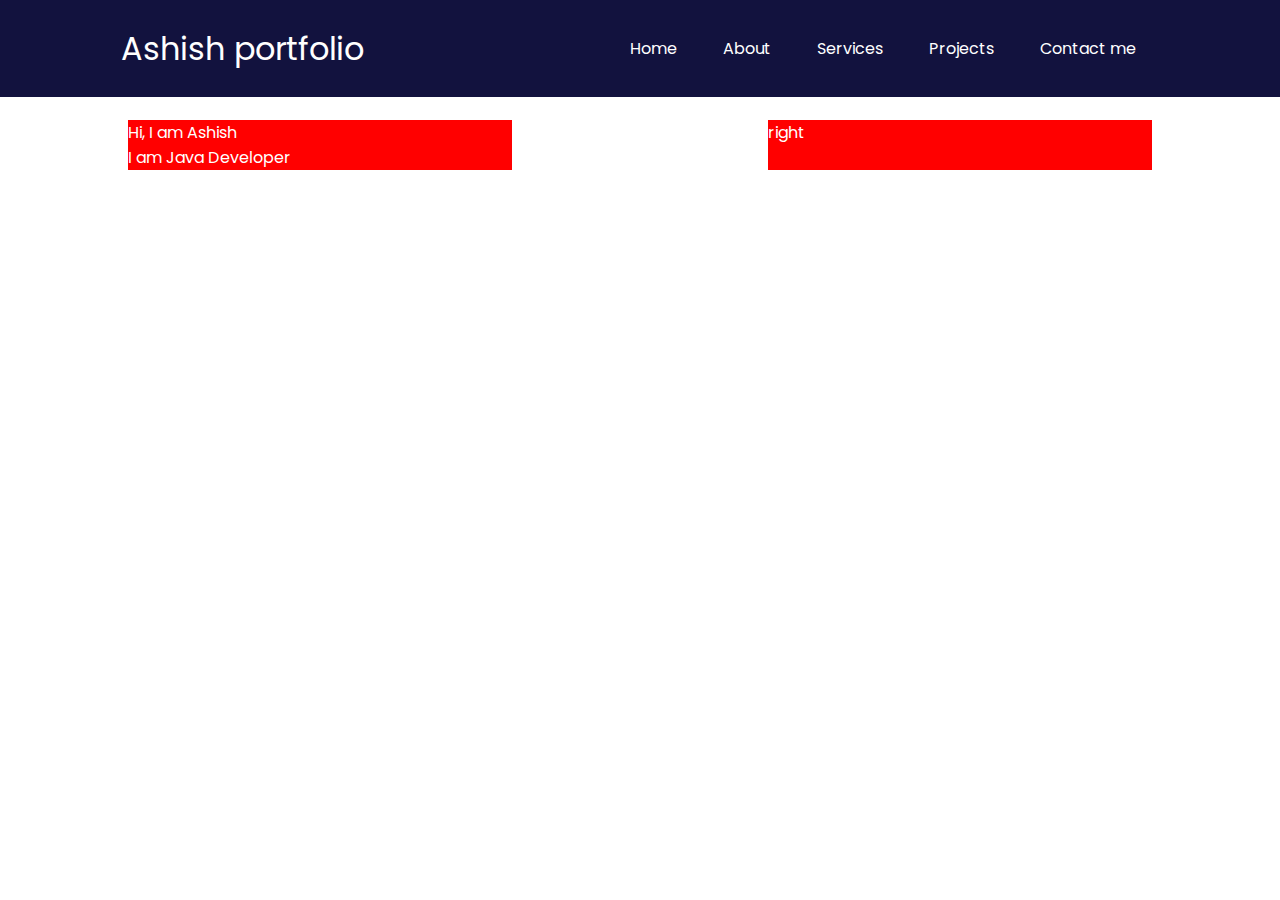
<file: index.html>
<!DOCTYPE html>
<html lang="en">
  <head>
    <meta charset="UTF-8" />
    <meta name="viewport" content="width=device-width, initial-scale=1.0" />
    <title>Ashish portfolio</title>
    <link rel="preconnect" href="https://fonts.googleapis.com" />
    <link rel="preconnect" href="https://fonts.gstatic.com" crossorigin />
    <link
      href="https://fonts.googleapis.com/css2?family=Poppins:ital,wght@0,100;0,200;0,300;0,400;0,500;0,600;0,700;0,800;0,900;1,100;1,200;1,300;1,400;1,500;1,600;1,700;1,800;1,900&display=swap"
      rel="stylesheet"
    />
    <style>
      body {
        background-color:white;
        color:white;
      }
      * {
        margin: 0;
        padding: 0;
        font-family: "Poppins", sans-serif;
      }

      nav {
        display: flex;
        justify-content: space-around;
        align-items: center;
        height: 97px;
        background-color: rgb(18, 18, 62);
      }
      nav ul {
        display: flex;
        justify-content: center;
      }
      nav ul li {
        list-style: none;
        margin: 0 23px;
      }
      .left {
        font-size: 2rem;
      }
      .firstsection{
        display:flex;
        justify-content: space-around;
        margin:23px 0;
        
      }
      .leftsection{
        background-color: red;
        width:30%;
    }
      .rightsection{
        background-color: red;
        width:30%;
      }
    

    </style>
  </head>

  <body>
    <header>
      <nav>
        <div class="left">Ashish portfolio</div>
        <div class="right">
          <ul>
            <li>Home</li>
            <li>About</li>
            <li>Services</li>
            <li>Projects</li>
            <li>Contact me</li>
          </ul>
        </div>
      </nav>
    </header>
    <main>
        <section class="firstsection">
            <div class="leftsection ">
                Hi, I am Ashish
                <div>I am Java Developer</div>
            </div>
            <div class="rightsection">
                right
            </div>

        </section>
       
    </main>
  </body>
</html>
</file>
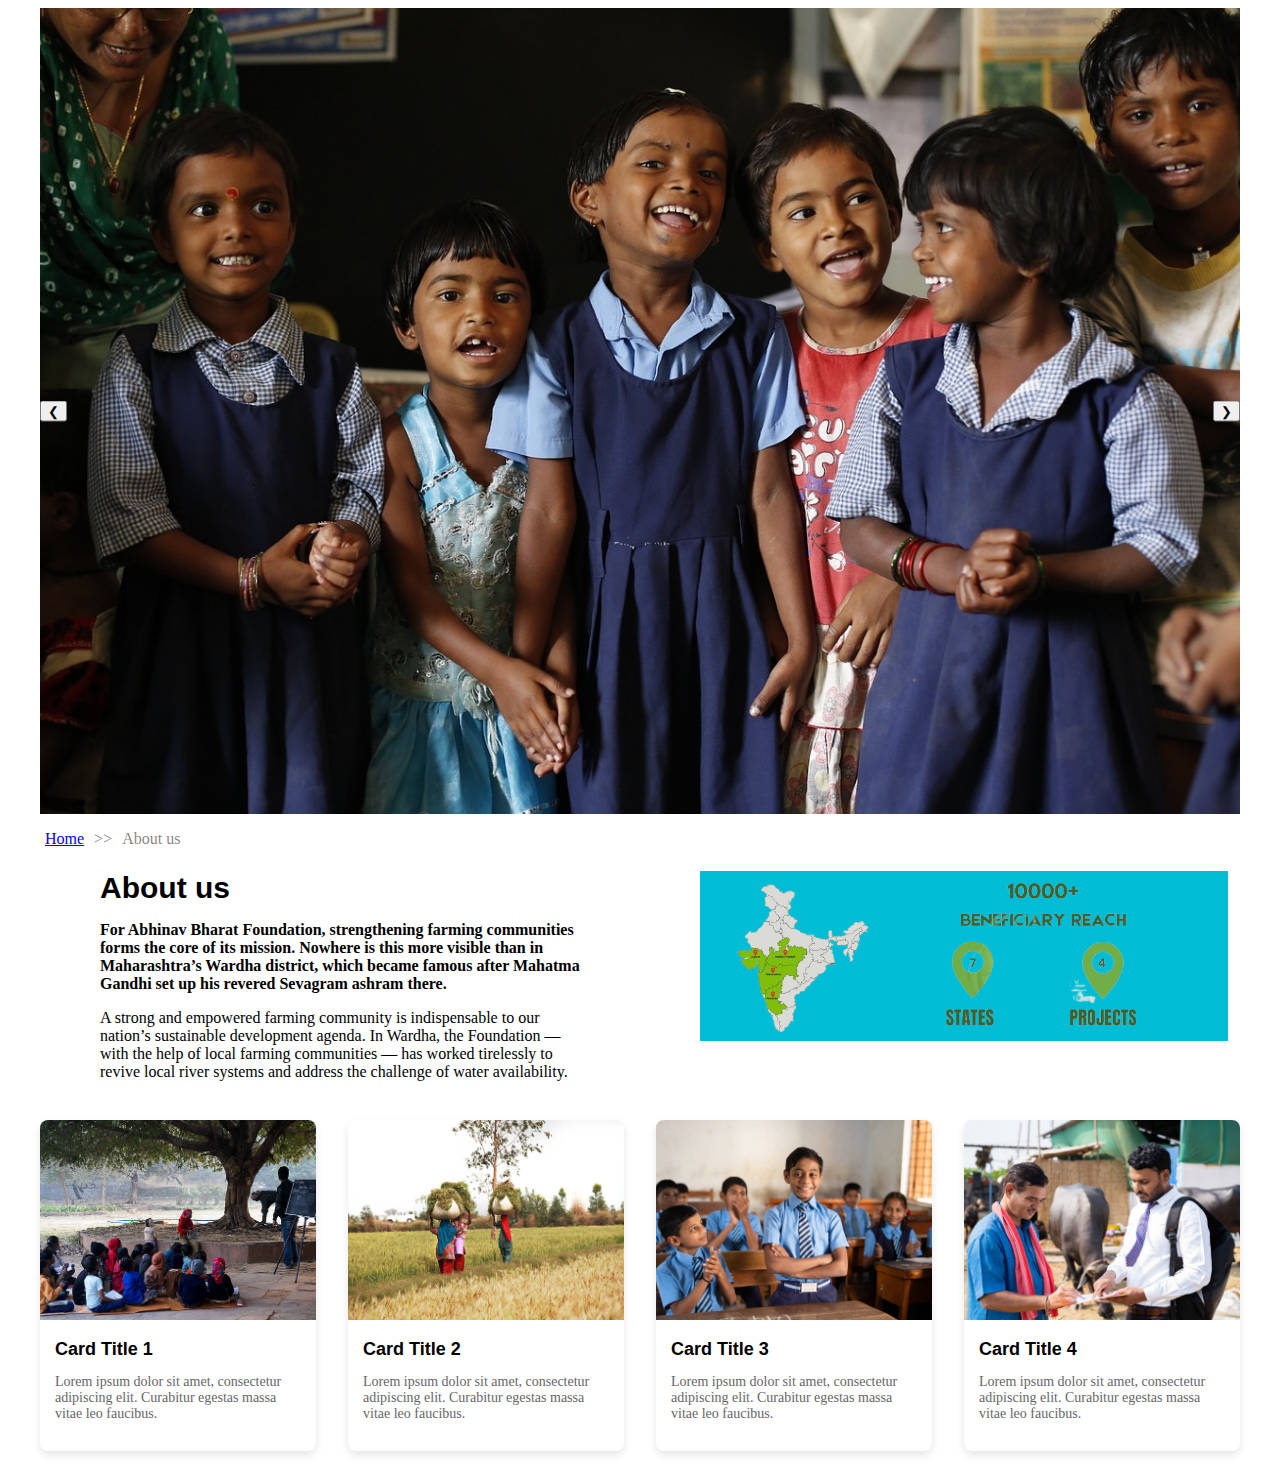
<file: about.html>
<!DOCTYPE html>
<html lang="en">
  <head>
    <meta charset="UTF-8" />
    <meta name="viewport" content="width=device-width, initial-scale=1.0" />
    <title>Simple Carousel</title>
    <style>
      .carousel {
        position: relative;
        width: 100%;
        overflow: hidden;
      }
  
      .carousel-inner {
        display: flex;
        transition: transform 0.5s ease;
        width: 100%;
      }
      .carousel-item {
        min-width: 100%;
        box-sizing: border-box;
      }
      img {
        width: 100%;
        height: 100%;
        object-fit: cover; /* Ensures the image covers the container */
      }
      .carousel-controls {
        position: absolute;
        top: 50%;
        width: 100%;
        display: flex;
        justify-content: space-between;
        transform: translateY(-50%);
      }
      h3 {
        font-family: "CircularStd-black", sans-serif;
        font-weight: 700;
        font-size: 30px;
        margin: 0; /* Remove margin for better alignment */
      }
      .main {
        display: flex;
        justify-content: space-around;
        margin: 23px 0;
        flex-wrap: wrap; /* Allow items to wrap on smaller screens */
      }
      .left, .right {
        width: 40%;
        min-width: 300px; /* Ensure a minimum width */
      }
      .block {
        font-weight: lighter;
      }
      .para {
        font-weight: bold;
      }
      ul {
        display: flex;
        align-items: center; /* Align items vertically */
        padding: 0; /* Remove default padding */
      }
      ul li {
        list-style: none;
        margin: 0 5px;
        color: rgba(0, 0, 0, 0.5); /* Faint black color */
      }
      ul li a:hover {
        color: blue;
        text-decoration: underline;
      }

      /* Media queries for mobile responsiveness */
      @media (max-width: 768px) {
        .main {
          flex-direction: column;
          align-items: center;
          text-align: center;
        }
        .left, .right {
          width: 100%;
        }
        h3 {
          font-size: 24px;
        }
        .para, .block {
          font-size: 16px;
        }
        .carousel-controls button {
          font-size: 18px;
        }
      }

      @media (max-width: 480px) {
        h3 {
          font-size: 20px;
        }
        .para, .block {
          font-size: 14px;
        }
        .carousel-controls button {
          font-size: 16px;
        }
      }
      .container {
        
            max-width: 1200px;
            margin: 0 auto;
        }
        .cards-wrapper {
            display: flex;
            flex-wrap: wrap;
            justify-content: space-between;
        }
        .card {
            background-color: white;
            width: 23%; /* 23% width for 4 cards with space between */
            margin-bottom: 20px;
            box-shadow: 0 4px 8px rgba(0, 0, 0, 0.1);
            border-radius: 8px;
            overflow: hidden;
            transition: transform 0.3s ease;
        }
        .card:hover {
            transform: translateY(-10px); /* Lift card on hover */
        }
        .card img {
            width: 100%;
            height: 200px;
            object-fit: cover;
        }
        .card-body {
            padding: 15px;
        }
        .card-title {
            font-size: 18px;
            margin: 0;
            margin-bottom: 10px;
        }
        .card-text {
            font-size: 14px;
            color: #666;
        }

        /* Responsive styles */
        @media (max-width: 1024px) {
            .card {
                width: 48%; /* 2 cards per row on medium screens */
            }
        }
        @media (max-width: 768px) {
            .card {
                width: 100%; /* 1 card per row on smaller screens */
            }
        }
       .loc{
        width:110%;
        height:170px;
        
       }
    </style>
  </head>
  <body>
    <div class="container">
      <section>
        <div class="carousel">
          <div class="carousel-inner" id="carouselInner">
            <div class="carousel-item">
              <img src="child.jpg" alt="Slide 1" />
            </div>
            <div class="carousel-item">
              <img src="2child.avif" alt="Slide 2" />
            </div>
            <div class="carousel-item">
              <img src="smilywomen.avif" alt="Slide 3" />
            </div>
          </div>
          <div class="carousel-controls">
            <button onclick="prevSlide()">❮</button>
            <button onclick="nextSlide()">❯</button>
          </div>
        </div>
      </section>
      <section>
        <div class="list">
          <ul>
            <li><a href="/Home.html">Home</a></li>
            <li>>></li>
            <li>About us</li>
          </ul>
        </div>
      </section>
      <section>
        <div class="main">
          <div class="left">
            <h3>About us</h3>
            <p class="para">
              For Abhinav Bharat Foundation, strengthening farming communities
              forms the core of its mission. Nowhere is this more visible than
              in Maharashtra’s Wardha district, which became famous after
              Mahatma Gandhi set up his revered Sevagram ashram there.
            </p>
            <p class="block">
              A strong and empowered farming community is indispensable to our
              nation’s sustainable development agenda. In Wardha, the Foundation
              — with the help of local farming communities — has worked
              tirelessly to revive local river systems and address the challenge
              of water availability.
            </p>
          </div>
          <div class="right">
            <a
              href="https://www.google.com/maps/@18.5987425,73.7143544,15z?entry=ttu&g_ep=EgoyMDI0MDkxOC4xIKXMDSoASAFQAw%3D%3D"
            >
              <img class="loc" src="map.png" alt="map" />
            </a>
          </div>
        </div>
      </section>
      <section>
        <div class="container">
            <div class="cards-wrapper">
                <!-- Card 1 -->
                <div class="card">
                    <img src="img5.jpg" alt="Card 1 Image" />
                    <div class="card-body">
                        <h3 class="card-title">Card Title 1</h3>
                        <p class="card-text">
                            Lorem ipsum dolor sit amet, consectetur adipiscing elit. Curabitur egestas massa vitae leo faucibus.
                        </p>
                    </div>
                </div>
                <!-- Card 2 -->
                <div class="card">
                    <img src="img6.jpg" alt="Card 2 Image" />
                    <div class="card-body">
                        <h3 class="card-title">Card Title 2</h3>
                        <p class="card-text">
                            Lorem ipsum dolor sit amet, consectetur adipiscing elit. Curabitur egestas massa vitae leo faucibus.
                        </p>
                    </div>
                </div>
                <!-- Card 3 -->
                <div class="card">
                    <img src="img7.jpg" alt="Card 3 Image" />
                    <div class="card-body">
                        <h3 class="card-title">Card Title 3</h3>
                        <p class="card-text">
                            Lorem ipsum dolor sit amet, consectetur adipiscing elit. Curabitur egestas massa vitae leo faucibus.
                        </p>
                    </div>
                </div>
                <!-- Card 4 -->
                <div class="card">
                    <img src="img8.jpg" alt="Card 4 Image" />
                    <div class="card-body">
                        <h3 class="card-title">Card Title 4</h3>
                        <p class="card-text">
                            Lorem ipsum dolor sit amet, consectetur adipiscing elit. Curabitur egestas massa vitae leo faucibus.
                        </p>
                    </div>
                </div>
            </div>
        </div>
      </section>
    </div>
    <script>
      let currentIndex = 0;
      function showSlide(index) {
        const slides = document.querySelectorAll(".carousel-item");
        if (index >= slides.length) currentIndex = 0;
        if (index < 0) currentIndex = slides.length - 1;
        const carouselInner = document.getElementById("carouselInner");
        carouselInner.style.transform =
          "translateX(" + -currentIndex * 100 + "%)";
      }

      function nextSlide() {
        currentIndex++;
        showSlide(currentIndex);
      }

      function prevSlide() {
        currentIndex--;
        showSlide(currentIndex);
      }

      setInterval(nextSlide, 3000); // Automatic slide every 3 seconds
    </script>
  </body>
</html>
</file>
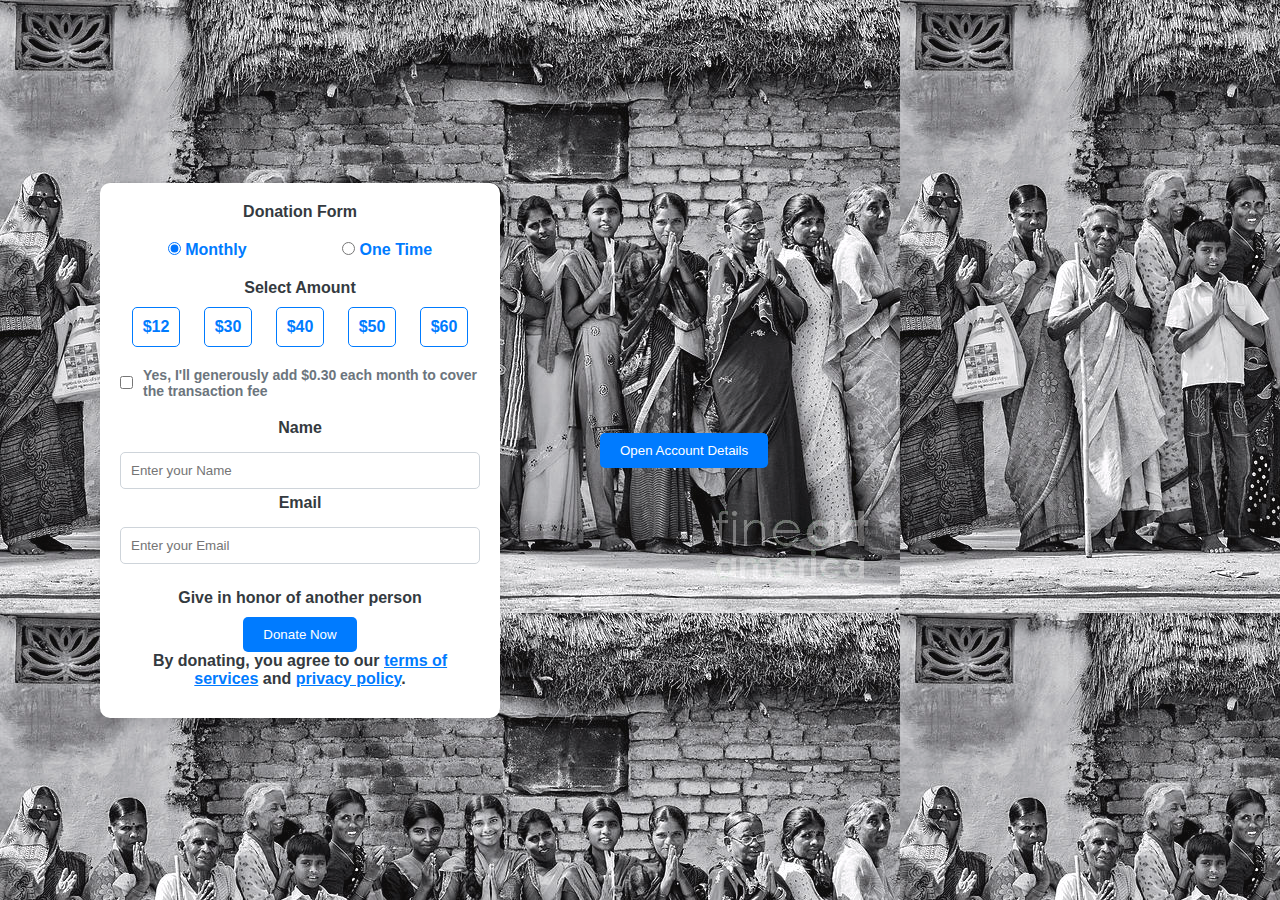
<file: akshaya.html>
<!DOCTYPE html>
<html lang="en">
<head>
    <meta charset="UTF-8">
    <meta name="viewport" content="width=device-width, initial-scale=1.0">
    <link rel="stylesheet" href="style.css">
    <title>Select Gift Frequency</title>
</head>
<body>
    <div class="container">
        <p>Donation Form</p>

        <!-- Time Selection (Monthly / One Time) -->
        <div class="time">
            <label><input type="radio" name="gift-frequency" checked> Monthly</label>
            <label><input type="radio" name="gift-frequency"> One Time</label>
        </div>

        <!-- Select Amount -->
        <p>Select Amount</p>
        <div class="value">
            <span class="money">$12</span>
            <span class="money">$30</span>
            <span class="money">$40</span>
            <span class="money">$50</span>
            <span class="money">$60</span>
        </div>

        <!-- Transaction Fee Checkbox -->
        <div class="confirm">
            <input type="checkbox" id="cover-fee">
            <label for="cover-fee">Yes, I'll generously add $0.30 each month to cover the transaction fee</label>
        </div>

        <!-- Name and Email Input Fields -->
        <div class="input">
            <p>Name</p>
            <input type="text" name="name" placeholder="Enter your Name">

            <p>Email</p>
            <input type="email" name="email" placeholder="Enter your Email">
        </div>

        <!-- Honorary Gift and Submit Button -->
        <p>Give in honor of another person</p>
        <button>Donate Now</button>

        <!-- Terms and Privacy Policy -->
        <p>By donating, you agree to our <span class="blue">terms of services</span> and <span class="blue">privacy policy</span>.</p>
    </div>

    <!-- Open Button -->
    <button id="openSliderBtn">Open Account Details</button>

    <!-- Slider (Initially hidden) -->
    <div id="accountSlider" class="slider">
        <span class="close-btn" id="closeSliderBtn">&times;</span>
        <h2>Account Details</h2>
        <p>Name: Abhinav Bharat Foundation</p>
        <p>Email: abhinavbharatfoundationgimail.com</p>
        
        <p>Address: Wardha, State Bank of India, 
            New wardha Main Br 11, Sansad Marg, New wardha-442203.

            FCRA A/C:


            <br>
            Name - Abhinav Bharat Foundation
            Ac. No - xxxxxxxxxxx (FCRA SAVINGS ACCOUNT)
            Bank - State Bank of India SBI
            Branch - Wardha
            IFSC - SBINxxxxxxx
            SWIFT - SBININBB104
            Address - Wardha, State Bank of India, 
            New wardha Main Br 11, Sansad Marg, New wardha-442203.
        </p>
    </div>

    <script src="script.js"></script>
</body>
</html>
</file>
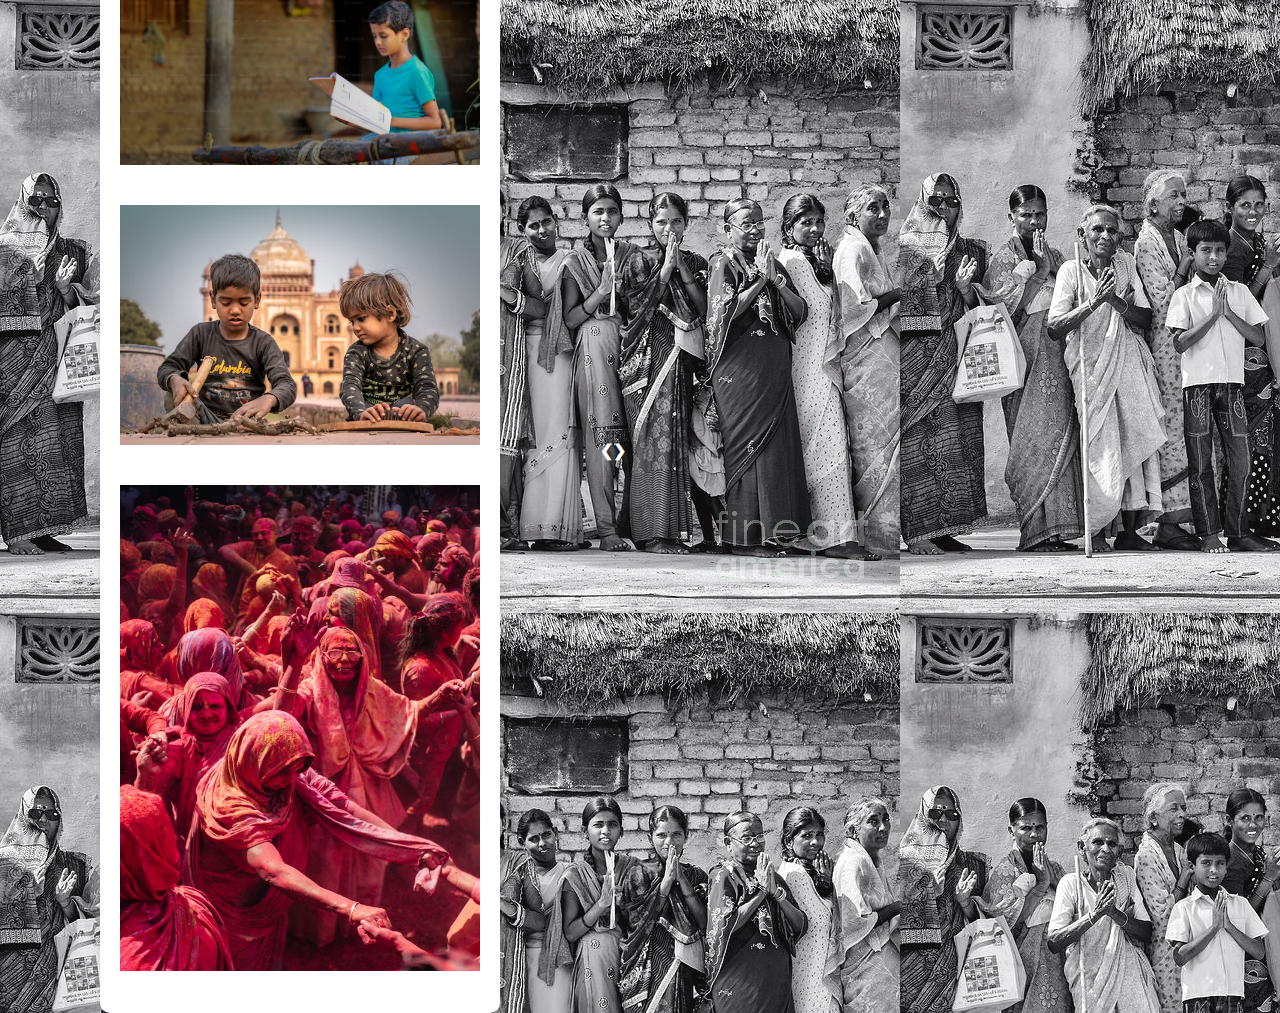
<file: slide.html>
<!DOCTYPE html>
<html lang="en">
<head>
  <meta charset="UTF-8">
  <meta name="viewport" content="width=device-width, initial-scale=1.0">
  <link rel="stylesheet" href="style.css">
  <title>Autoplay Carousel</title>

</head>
<body>
    <div class="container">
        <div class="slideshow-container">
            <div class="mySlides fade">
                <div class="numbertext">1/3</div>
                <img src="img10.avif" style="width:100%">
                <div class="text">caption text</div>
            </div>
            <div class="mySlides fade"></div>
                <div class="numbertext">1/3</div>
                <img src="img11.avif" style="width:100%">
                <div class="text">caption text</div>
            </div>
            <div class="mySlides fade"></div>
                <div class="numbertext">1/3</div>
                <img src="img12.avif" style="width:100%">
                <div class="text">caption text</div>
            </div>
            <a class="prev" onclick="plusSlides(-1)">&#10094</a>
            <a class="prev" onclick="plusSlides(+1)">&#10095</a>
        </div>
    </br>
    <div style="text-align: center">
        <span class="dot" onclick="currentSlides(1)"></span>
        <span class="dot" onclick="currentSlides(2)"></span>
        <span class="dot" onclick="currentSlides(3)"></span>
    </div>
    </div>
<script src="index.js"></script>

</body>
</html>
</file>
<file: style.css>
/* Reset default styles */
* {
    margin: 0;
    padding: 0;
    box-sizing: border-box;
}

/* Body style to center the form */
body {
    background-image: url('rural\ indian.jpg'); /* Replace with your image URL */
    font-family: 'Arial', sans-serif;
    background-color: #f8f9fa;
    display: flex;
    justify-content: left;
    align-items: center;
    height: 100vh;
    display: flex;
    color:white;
    font-weight:bold;
   
    
}
/* Container styling */
.container {
    background-color: #ffffff;
    padding: 20px;
    border-radius: 10px;
    box-shadow: 0 4px 12px rgba(0, 0, 0, 0.1);
    text-align: center;
    max-width: 400px;
    width: 90%;
    margin: 100px;
}
/* Title and basic text styling */
p {
    margin-bottom: 10px;
    color: #343a40;
}

/* Time selection (Monthly/One Time) styling */
.time {
    display: flex;
    justify-content: space-around;
    margin: 20px 0;
}

.time label {
    font-size: 16px;
    color: #007bff;
    cursor: pointer;
}

/* Donation amount options styling */
.value {
    display: flex;
    justify-content: space-around;
    margin: 10px 0;
}

.money {
    padding: 10px;
    border: 1px solid #007bff;
    border-radius: 5px;
    color: #007bff;
    cursor: pointer;
    transition: background-color 0.3s ease;
}

.money:hover {
    background-color: #007bff;
    color: white;
}

/* Checkbox and label for transaction fee */
.confirm {
    margin: 20px 0;
    text-align: left;
    display: flex;
    align-items: center;
}

.confirm input {
    margin-right: 10px;
}

.confirm label {
    font-size: 14px;
    color: #6c757d;
}

/* Input fields for name and email */
.input {
    margin: 20px 0;
}

input[type="text"], input[type="email"] {
    width: 100%;
    padding: 10px;
    margin: 5px 0;
    border: 1px solid #ced4da;
    border-radius: 5px;
}

/* Button styling */
button {
    background-color: #007bff;
    color: white;
    padding: 10px 20px;
    border: none;
    border-radius: 5px;
    cursor: pointer;
    transition: background-color 0.3s ease;
}

button:hover {
    background-color: #0056b3;
}

/* Terms and Privacy Policy links */
.blue {
    color: #007bff;
    cursor: pointer;
    text-decoration: underline;
}


.slider{
    line-height: 1.6;
    align-items: flex-end;
    

}
  
/* Slider styling */
.slider {
    height: 100%; /* Full height */
    width: 0; /* Hidden by default */
    position: fixed; /* Fix it to the screen */
    top: 0;
    right: 0; /* Align it to the right */
    background-color: #343a40; /* Background color */
    overflow-x: hidden; /* Hide horizontal overflow */
    transition: 0.5s; /* Smooth transition */
    padding-top: 60px;
    color: white; /* White text */
    font-weight: bold;
    z-index: 1; /* Ensure it stays on top */
}

/* Open slider and set width */
.slider-open {
    width: 300px; /* Set the width when slider is opened */
}

/* Text styles inside the slider */
.slider h2, .slider p {
    padding: 10px;
    color: white;
    /* font-weight: bold; */
    line-height: normal;
    line-height: 30px;
}

/* Close button styling */
.slider .close-btn {
    position: absolute;
    top: 20px;
    right: 20px;
    font-size: 50px;
    cursor: pointer;
    color: white;
    
}
</file>
